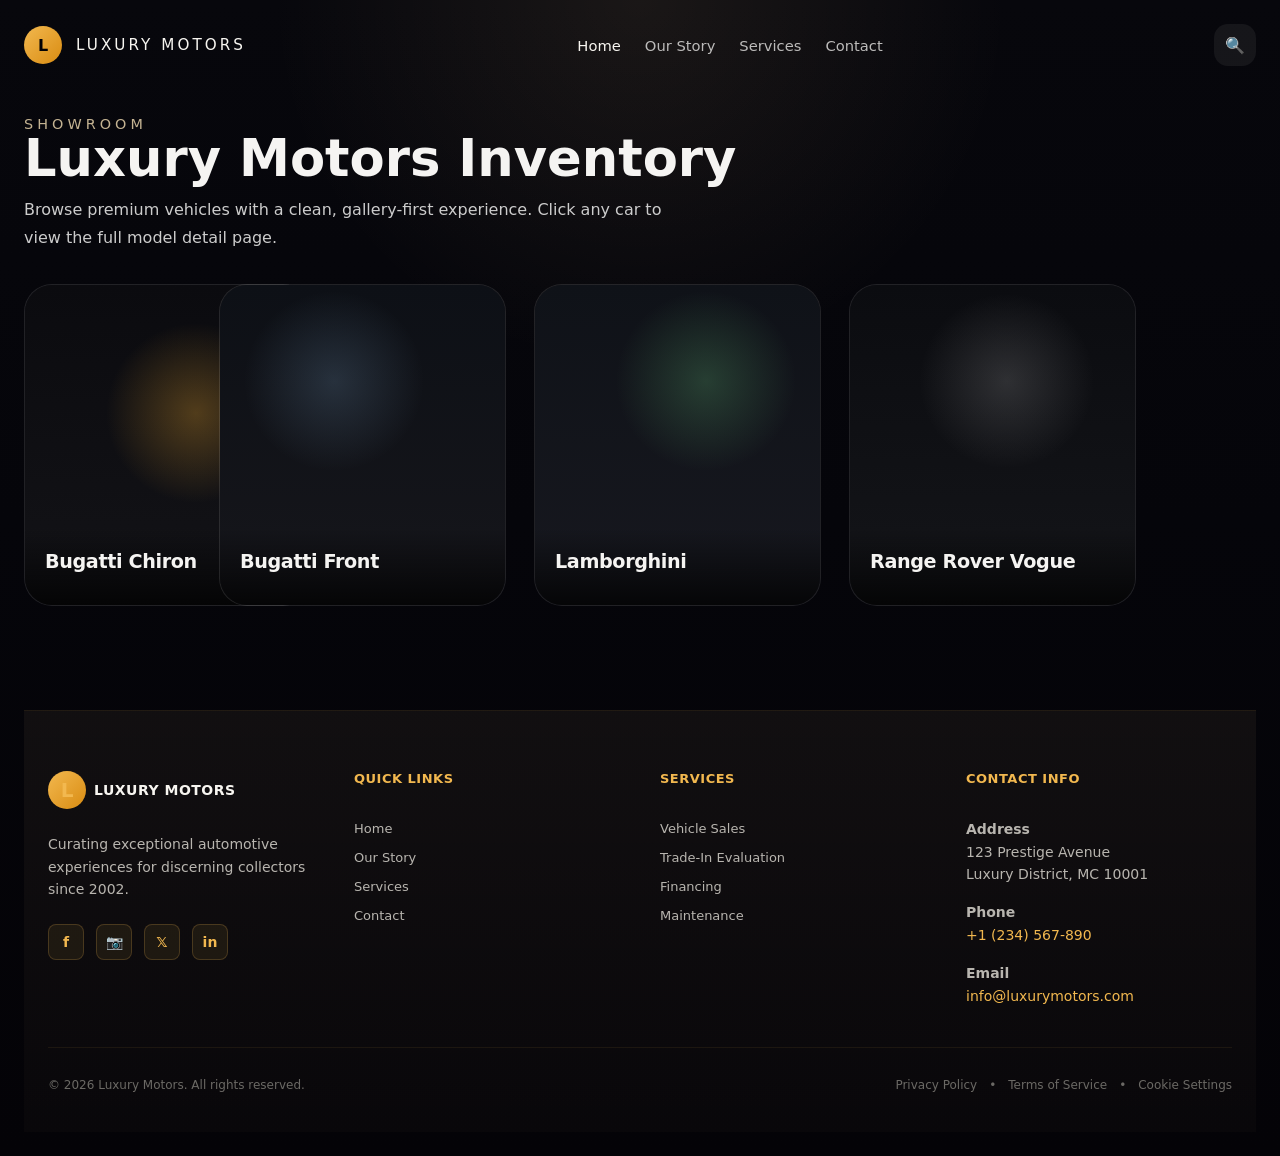
<file: index.html>
<!DOCTYPE html>
<html lang="en">
<head>
  <meta charset="UTF-8">
  <meta name="viewport" content="width=device-width, initial-scale=1.0">
  <title>Luxury Motors Showroom</title>
  <link rel="stylesheet" href="styles.css">
</head>
<body>
  <div class="page-shell">
    <header class="topbar">
      <div class="brand">
        <span class="logo-symbol">L</span>
        <span class="logo-text">Luxury Motors</span>
      </div>
      <nav class="main-nav" id="mainNav">
        <a href="index.html" class="active">Home</a>
        <a href="story.html">Our Story</a>
        <a href="services.html">Services</a>
        <a href="contact.html">Contact</a>
      </nav>
      <div class="top-actions">
        <button class="icon-button search-btn" aria-label="Search">🔍</button>
        <button class="icon-button menu-btn" aria-label="Menu">☰</button>
      </div>
    </header>

    <main>
      <section class="cards-page">
        <div class="page-header">
          <div>
            <span class="eyebrow">SHOWROOM</span>
            <h1 id="pageTitle">Luxury Motors Inventory</h1>
            <p id="pageSubtitle">Browse premium vehicles with a clean, gallery-first experience. Click any car to view the full model detail page.</p>
          </div>
        </div>

        <div class="cards-grid" id="heroCards"></div>
      </section>
    </main>

    <footer class="site-footer">
      <div class="footer-content">
        <div class="footer-section">
          <div class="brand">
            <span class="logo-symbol">L</span>
            <span class="logo-text">Luxury Motors</span>
          </div>
          <p>Curating exceptional automotive experiences for discerning collectors since 2002.</p>
          <div class="social-links">
            <a href="#" title="Facebook">f</a>
            <a href="#" title="Instagram">📷</a>
            <a href="#" title="Twitter">𝕏</a>
            <a href="#" title="LinkedIn">in</a>
          </div>
        </div>
        <div class="footer-section">
          <h4>Quick Links</h4>
          <ul>
            <li><a href="index.html">Home</a></li>
            <li><a href="story.html">Our Story</a></li>
            <li><a href="services.html">Services</a></li>
            <li><a href="contact.html">Contact</a></li>
          </ul>
        </div>
        <div class="footer-section">
          <h4>Services</h4>
          <ul>
            <li><a href="services.html">Vehicle Sales</a></li>
            <li><a href="services.html">Trade-In Evaluation</a></li>
            <li><a href="services.html">Financing</a></li>
            <li><a href="services.html">Maintenance</a></li>
          </ul>
        </div>
        <div class="footer-section">
          <h4>Contact Info</h4>
          <p>
            <strong>Address</strong><br>
            123 Prestige Avenue<br>
            Luxury District, MC 10001
          </p>
          <p>
            <strong>Phone</strong><br>
            <a href="tel:+1234567890">+1 (234) 567-890</a>
          </p>
          <p>
            <strong>Email</strong><br>
            <a href="mailto:info@luxurymotors.com">info@luxurymotors.com</a>
          </p>
        </div>
      </div>
      <div class="footer-bottom">
        <p>&copy; 2026 Luxury Motors. All rights reserved.</p>
        <div class="legal-links">
          <a href="#">Privacy Policy</a>
          <span>•</span>
          <a href="#">Terms of Service</a>
          <span>•</span>
          <a href="#">Cookie Settings</a>
        </div>
      </div>
    </footer>
  </div>

  <script src="cars.js"></script>
  <script src="script.js"></script>
  <script src="nav.js"></script>
</body>
</html>
</file>
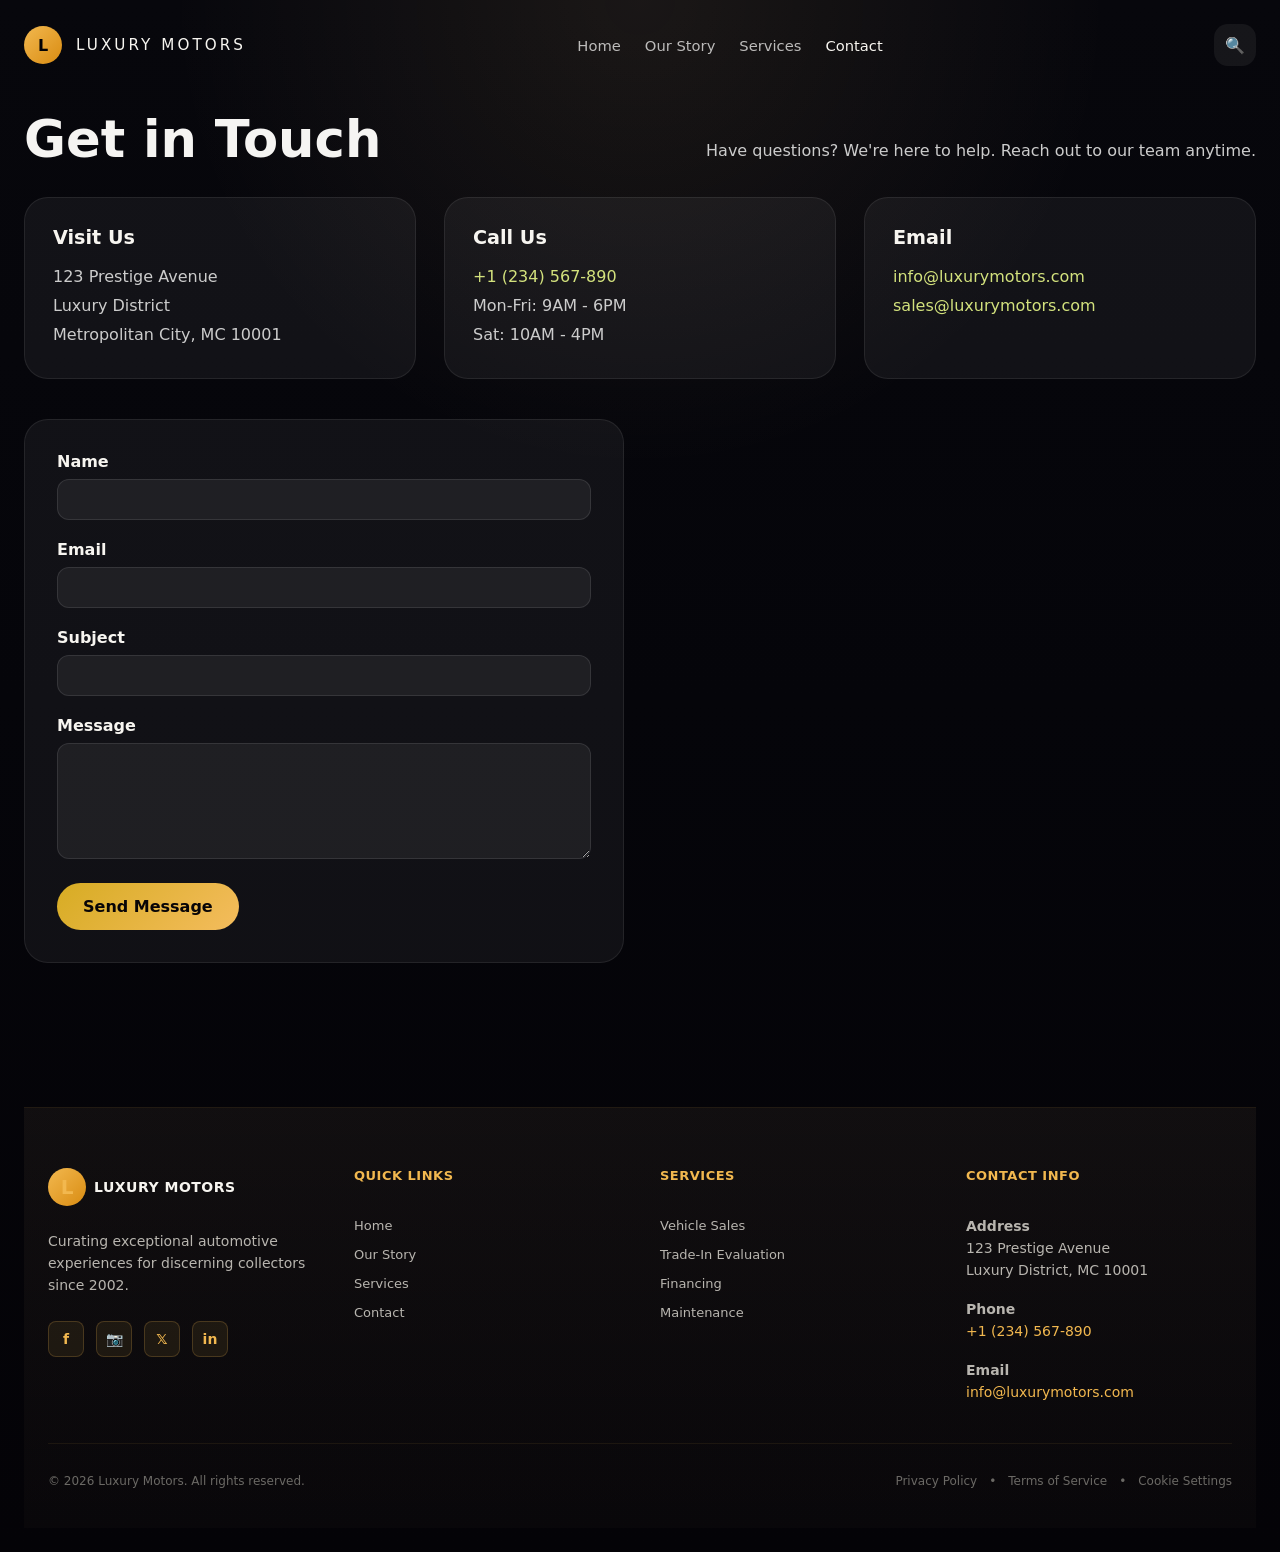
<file: contact.html>
<!DOCTYPE html>
<html lang="en">
<head>
  <meta charset="UTF-8">
  <meta name="viewport" content="width=device-width, initial-scale=1.0">
  <title>Contact - Luxury Motors</title>
  <link rel="stylesheet" href="styles.css">
</head>
<body>
  <div class="page-shell">
    <header class="topbar">
      <div class="brand">
        <span class="logo-symbol">L</span>
        <span class="logo-text">Luxury Motors</span>
      </div>
      <nav class="main-nav" id="mainNav">
        <a href="index.html">Home</a>
        <a href="story.html">Our Story</a>
        <a href="services.html">Services</a>
        <a href="contact.html" class="active">Contact</a>
      </nav>
      <div class="top-actions">
        <button class="icon-button search-btn" aria-label="Search">🔍</button>
        <button class="icon-button menu-btn" aria-label="Menu">☰</button>
      </div>
    </header>

    <main>
      <section class="content-page">
        <div class="page-header">
          <h1>Get in Touch</h1>
          <p>Have questions? We're here to help. Reach out to our team anytime.</p>
        </div>

        <div class="contact-grid">
          <div class="contact-info">
            <h3>Visit Us</h3>
            <p>123 Prestige Avenue<br>Luxury District<br>Metropolitan City, MC 10001</p>
          </div>
          <div class="contact-info">
            <h3>Call Us</h3>
            <p><a href="tel:+1234567890">+1 (234) 567-890</a><br>Mon-Fri: 9AM - 6PM<br>Sat: 10AM - 4PM</p>
          </div>
          <div class="contact-info">
            <h3>Email</h3>
            <p><a href="mailto:info@luxurymotors.com">info@luxurymotors.com</a><br><a href="mailto:sales@luxurymotors.com">sales@luxurymotors.com</a></p>
          </div>
        </div>

        <form class="contact-form">
          <div class="form-group">
            <label for="name">Name</label>
            <input type="text" id="name" required>
          </div>
          <div class="form-group">
            <label for="email">Email</label>
            <input type="email" id="email" required>
          </div>
          <div class="form-group">
            <label for="subject">Subject</label>
            <input type="text" id="subject" required>
          </div>
          <div class="form-group">
            <label for="message">Message</label>
            <textarea id="message" rows="6" required></textarea>
          </div>
          <button type="submit" class="btn btn-primary">Send Message</button>
        </form>
      </section>
    </main>

    <footer class="site-footer">
      <div class="footer-content">
        <div class="footer-section">
          <div class="brand">
            <span class="logo-symbol">L</span>
            <span class="logo-text">Luxury Motors</span>
          </div>
          <p>Curating exceptional automotive experiences for discerning collectors since 2002.</p>
          <div class="social-links">
            <a href="#" title="Facebook">f</a>
            <a href="#" title="Instagram">📷</a>
            <a href="#" title="Twitter">𝕏</a>
            <a href="#" title="LinkedIn">in</a>
          </div>
        </div>
        <div class="footer-section">
          <h4>Quick Links</h4>
          <ul>
            <li><a href="index.html">Home</a></li>
            <li><a href="story.html">Our Story</a></li>
            <li><a href="services.html">Services</a></li>
            <li><a href="contact.html">Contact</a></li>
          </ul>
        </div>
        <div class="footer-section">
          <h4>Services</h4>
          <ul>
            <li><a href="services.html">Vehicle Sales</a></li>
            <li><a href="services.html">Trade-In Evaluation</a></li>
            <li><a href="services.html">Financing</a></li>
            <li><a href="services.html">Maintenance</a></li>
          </ul>
        </div>
        <div class="footer-section">
          <h4>Contact Info</h4>
          <p>
            <strong>Address</strong><br>
            123 Prestige Avenue<br>
            Luxury District, MC 10001
          </p>
          <p>
            <strong>Phone</strong><br>
            <a href="tel:+1234567890">+1 (234) 567-890</a>
          </p>
          <p>
            <strong>Email</strong><br>
            <a href="mailto:info@luxurymotors.com">info@luxurymotors.com</a>
          </p>
        </div>
      </div>
      <div class="footer-bottom">
        <p>&copy; 2026 Luxury Motors. All rights reserved.</p>
        <div class="legal-links">
          <a href="#">Privacy Policy</a>
          <span>•</span>
          <a href="#">Terms of Service</a>
          <span>•</span>
          <a href="#">Cookie Settings</a>
        </div>
      </div>
    </footer>
  </div>

  <script src="nav.js"></script>
</body>
</html>
</file>
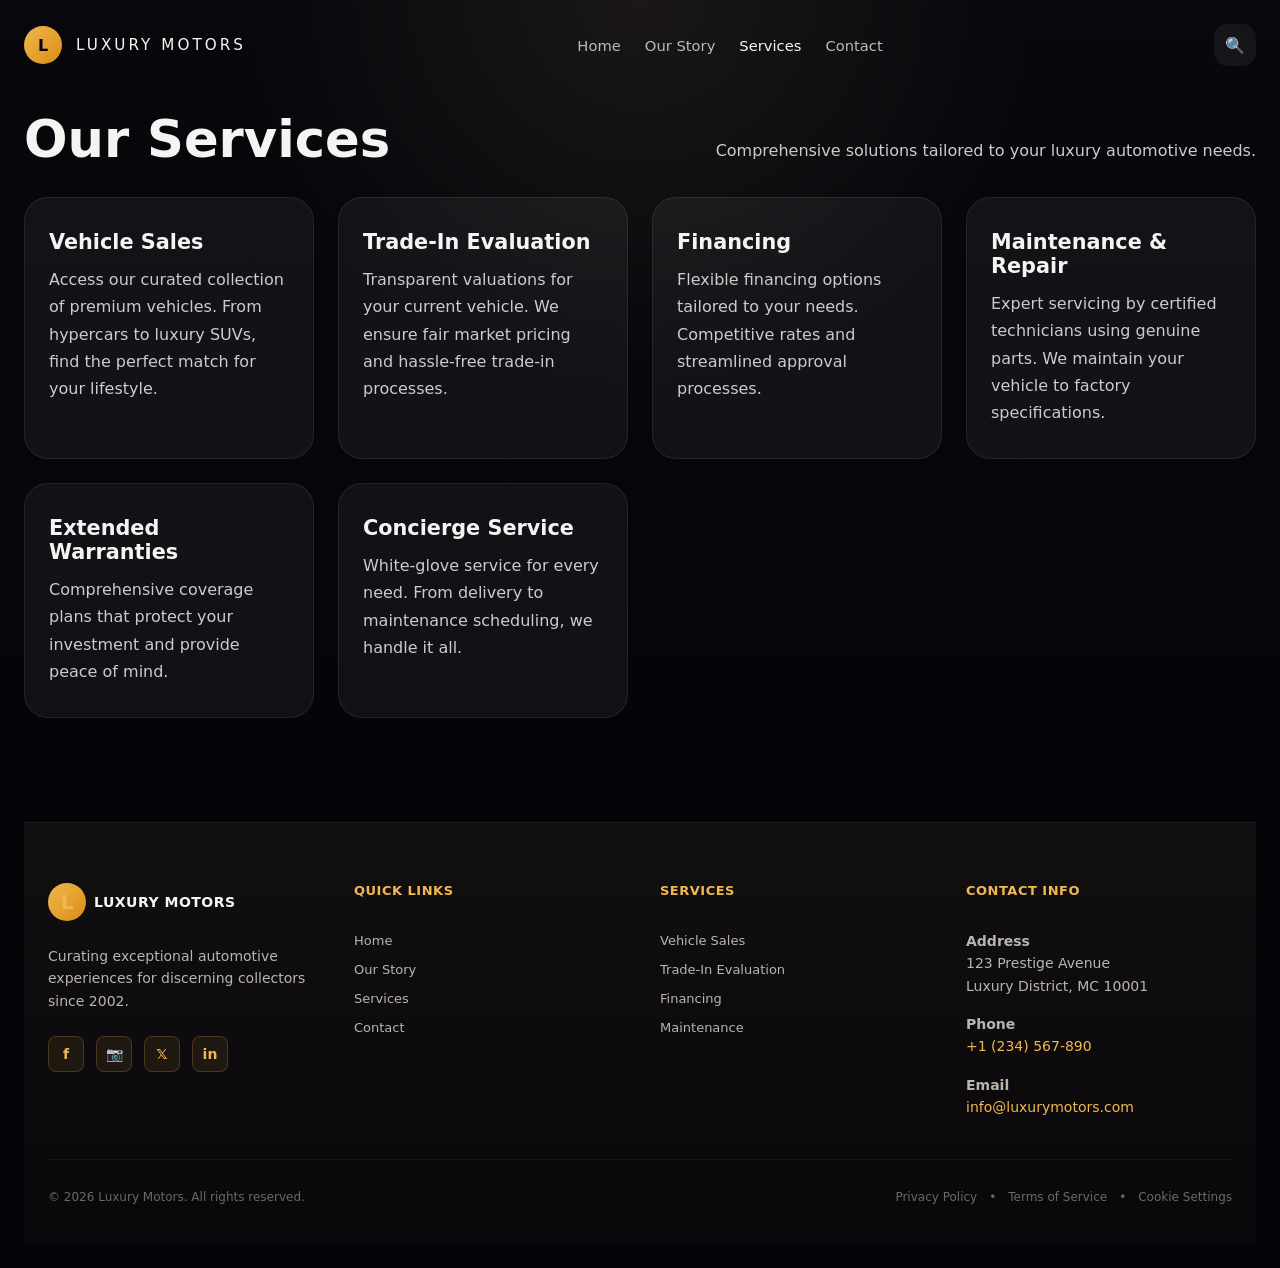
<file: services.html>
<!DOCTYPE html>
<html lang="en">
<head>
  <meta charset="UTF-8">
  <meta name="viewport" content="width=device-width, initial-scale=1.0">
  <title>Services - Luxury Motors</title>
  <link rel="stylesheet" href="styles.css">
</head>
<body>
  <div class="page-shell">
    <header class="topbar">
      <div class="brand">
        <span class="logo-symbol">L</span>
        <span class="logo-text">Luxury Motors</span>
      </div>
      <nav class="main-nav" id="mainNav">
        <a href="index.html">Home</a>
        <a href="story.html">Our Story</a>
        <a href="services.html" class="active">Services</a>
        <a href="contact.html">Contact</a>
      </nav>
      <div class="top-actions">
        <button class="icon-button search-btn" aria-label="Search">🔍</button>
        <button class="icon-button menu-btn" aria-label="Menu">☰</button>
      </div>
    </header>

    <main>
      <section class="content-page">
        <div class="page-header">
          <h1>Our Services</h1>
          <p>Comprehensive solutions tailored to your luxury automotive needs.</p>
        </div>

        <div class="services-grid">
          <div class="service-card">
            <h3>Vehicle Sales</h3>
            <p>Access our curated collection of premium vehicles. From hypercars to luxury SUVs, find the perfect match for your lifestyle.</p>
          </div>
          <div class="service-card">
            <h3>Trade-In Evaluation</h3>
            <p>Transparent valuations for your current vehicle. We ensure fair market pricing and hassle-free trade-in processes.</p>
          </div>
          <div class="service-card">
            <h3>Financing</h3>
            <p>Flexible financing options tailored to your needs. Competitive rates and streamlined approval processes.</p>
          </div>
          <div class="service-card">
            <h3>Maintenance & Repair</h3>
            <p>Expert servicing by certified technicians using genuine parts. We maintain your vehicle to factory specifications.</p>
          </div>
          <div class="service-card">
            <h3>Extended Warranties</h3>
            <p>Comprehensive coverage plans that protect your investment and provide peace of mind.</p>
          </div>
          <div class="service-card">
            <h3>Concierge Service</h3>
            <p>White-glove service for every need. From delivery to maintenance scheduling, we handle it all.</p>
          </div>
        </div>
      </section>
    </main>

    <footer class="site-footer">
      <div class="footer-content">
        <div class="footer-section">
          <div class="brand">
            <span class="logo-symbol">L</span>
            <span class="logo-text">Luxury Motors</span>
          </div>
          <p>Curating exceptional automotive experiences for discerning collectors since 2002.</p>
          <div class="social-links">
            <a href="#" title="Facebook">f</a>
            <a href="#" title="Instagram">📷</a>
            <a href="#" title="Twitter">𝕏</a>
            <a href="#" title="LinkedIn">in</a>
          </div>
        </div>
        <div class="footer-section">
          <h4>Quick Links</h4>
          <ul>
            <li><a href="index.html">Home</a></li>
            <li><a href="story.html">Our Story</a></li>
            <li><a href="services.html">Services</a></li>
            <li><a href="contact.html">Contact</a></li>
          </ul>
        </div>
        <div class="footer-section">
          <h4>Services</h4>
          <ul>
            <li><a href="services.html">Vehicle Sales</a></li>
            <li><a href="services.html">Trade-In Evaluation</a></li>
            <li><a href="services.html">Financing</a></li>
            <li><a href="services.html">Maintenance</a></li>
          </ul>
        </div>
        <div class="footer-section">
          <h4>Contact Info</h4>
          <p>
            <strong>Address</strong><br>
            123 Prestige Avenue<br>
            Luxury District, MC 10001
          </p>
          <p>
            <strong>Phone</strong><br>
            <a href="tel:+1234567890">+1 (234) 567-890</a>
          </p>
          <p>
            <strong>Email</strong><br>
            <a href="mailto:info@luxurymotors.com">info@luxurymotors.com</a>
          </p>
        </div>
      </div>
      <div class="footer-bottom">
        <p>&copy; 2026 Luxury Motors. All rights reserved.</p>
        <div class="legal-links">
          <a href="#">Privacy Policy</a>
          <span>•</span>
          <a href="#">Terms of Service</a>
          <span>•</span>
          <a href="#">Cookie Settings</a>
        </div>
      </div>
    </footer>
  </div>

  <script src="nav.js"></script>
</body>
</html>
</file>
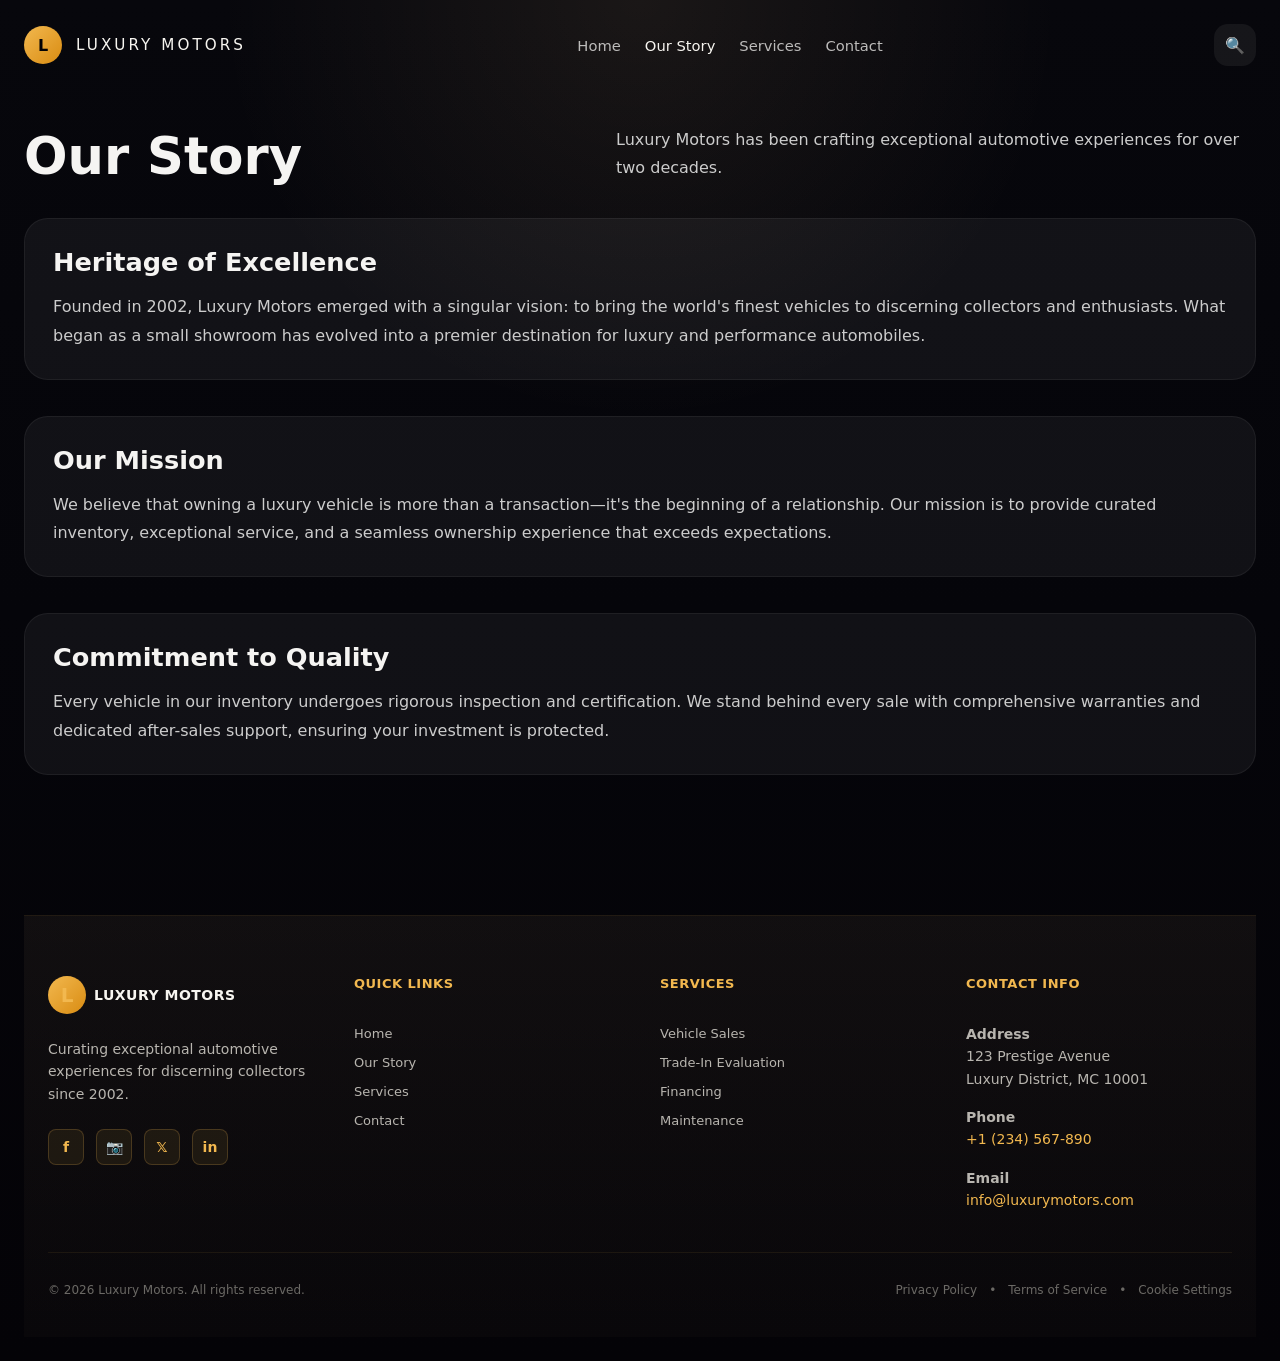
<file: story.html>
<!DOCTYPE html>
<html lang="en">
<head>
  <meta charset="UTF-8">
  <meta name="viewport" content="width=device-width, initial-scale=1.0">
  <title>Our Story - Luxury Motors</title>
  <link rel="stylesheet" href="styles.css">
</head>
<body>
  <div class="page-shell">
    <header class="topbar">
      <div class="brand">
        <span class="logo-symbol">L</span>
        <span class="logo-text">Luxury Motors</span>
      </div>
      <nav class="main-nav" id="mainNav">
        <a href="index.html">Home</a>
        <a href="story.html" class="active">Our Story</a>
        <a href="services.html">Services</a>
        <a href="contact.html">Contact</a>
      </nav>
      <div class="top-actions">
        <button class="icon-button search-btn" aria-label="Search">🔍</button>
        <button class="icon-button menu-btn" aria-label="Menu">☰</button>
      </div>
    </header>

    <main>
      <section class="content-page">
        <div class="page-header">
          <h1>Our Story</h1>
          <p>Luxury Motors has been crafting exceptional automotive experiences for over two decades.</p>
        </div>

        <div class="content-block">
          <h2>Heritage of Excellence</h2>
          <p>Founded in 2002, Luxury Motors emerged with a singular vision: to bring the world's finest vehicles to discerning collectors and enthusiasts. What began as a small showroom has evolved into a premier destination for luxury and performance automobiles.</p>
        </div>

        <div class="content-block">
          <h2>Our Mission</h2>
          <p>We believe that owning a luxury vehicle is more than a transaction—it's the beginning of a relationship. Our mission is to provide curated inventory, exceptional service, and a seamless ownership experience that exceeds expectations.</p>
        </div>

        <div class="content-block">
          <h2>Commitment to Quality</h2>
          <p>Every vehicle in our inventory undergoes rigorous inspection and certification. We stand behind every sale with comprehensive warranties and dedicated after-sales support, ensuring your investment is protected.</p>
        </div>
      </section>
    </main>

    <footer class="site-footer">
      <div class="footer-content">
        <div class="footer-section">
          <div class="brand">
            <span class="logo-symbol">L</span>
            <span class="logo-text">Luxury Motors</span>
          </div>
          <p>Curating exceptional automotive experiences for discerning collectors since 2002.</p>
          <div class="social-links">
            <a href="#" title="Facebook">f</a>
            <a href="#" title="Instagram">📷</a>
            <a href="#" title="Twitter">𝕏</a>
            <a href="#" title="LinkedIn">in</a>
          </div>
        </div>
        <div class="footer-section">
          <h4>Quick Links</h4>
          <ul>
            <li><a href="index.html">Home</a></li>
            <li><a href="story.html">Our Story</a></li>
            <li><a href="services.html">Services</a></li>
            <li><a href="contact.html">Contact</a></li>
          </ul>
        </div>
        <div class="footer-section">
          <h4>Services</h4>
          <ul>
            <li><a href="services.html">Vehicle Sales</a></li>
            <li><a href="services.html">Trade-In Evaluation</a></li>
            <li><a href="services.html">Financing</a></li>
            <li><a href="services.html">Maintenance</a></li>
          </ul>
        </div>
        <div class="footer-section">
          <h4>Contact Info</h4>
          <p>
            <strong>Address</strong><br>
            123 Prestige Avenue<br>
            Luxury District, MC 10001
          </p>
          <p>
            <strong>Phone</strong><br>
            <a href="tel:+1234567890">+1 (234) 567-890</a>
          </p>
          <p>
            <strong>Email</strong><br>
            <a href="mailto:info@luxurymotors.com">info@luxurymotors.com</a>
          </p>
        </div>
      </div>
      <div class="footer-bottom">
        <p>&copy; 2026 Luxury Motors. All rights reserved.</p>
        <div class="legal-links">
          <a href="#">Privacy Policy</a>
          <span>•</span>
          <a href="#">Terms of Service</a>
          <span>•</span>
          <a href="#">Cookie Settings</a>
        </div>
      </div>
    </footer>
  </div>

  <script src="nav.js"></script>
</body>
</html>
</file>
<file: styles.css>
:root {
  color-scheme: dark;
  font-family: Inter, system-ui, -apple-system, BlinkMacSystemFont, "Segoe UI", sans-serif;
  background: #020205;
  color: #f5f4f2;
  font-size: 16px;
}

* {
  box-sizing: border-box;
}

body {
  margin: 0;
  min-height: 100vh;
  background: radial-gradient(circle at top, rgba(255, 210, 150, 0.08), transparent 28%),
    linear-gradient(180deg, #07070c 0%, #05050a 45%, #040307 100%);
}

.page-shell {
  padding: 24px;
  max-width: 1400px;
  margin: 0 auto;
}

.topbar {
  display: flex;
  align-items: center;
  justify-content: space-between;
  gap: 16px;
  padding-bottom: 24px;
  position: relative;
}

.brand {
  display: flex;
  align-items: center;
  gap: 14px;
}

.logo-symbol {
  display: inline-flex;
  width: 38px;
  height: 38px;
  align-items: center;
  justify-content: center;
  background: linear-gradient(135deg, #f2b84f, #d98c12);
  border-radius: 50%;
  font-weight: 700;
  color: #020205;
}

.logo-text {
  font-size: 0.95rem;
  letter-spacing: 0.2em;
  text-transform: uppercase;
  color: #f7f5f0;
}

.main-nav {
  display: flex;
  gap: 24px;
  flex-wrap: wrap;
}

.main-nav a {
  text-decoration: none;
  color: #bcbbba;
  font-size: 0.92rem;
  transition: color 0.2s ease;
}

.main-nav a.active,
.main-nav a:hover {
  color: #f7f5f0;
}

@media (max-width: 720px) {
  .main-nav {
    position: absolute;
    top: 60px;
    left: 0;
    right: 0;
    flex-direction: column;
    gap: 0;
    background: rgba(8, 8, 12, 0.95);
    border-bottom: 1px solid rgba(255, 255, 255, 0.08);
    padding: 16px 24px;
    max-height: 0;
    overflow: hidden;
    transition: max-height 0.3s ease;
  }

  .main-nav.mobile-open {
    max-height: 300px;
  }

  .main-nav a {
    padding: 12px 0;
    display: block;
  }
}

.top-actions {
  display: flex;
  gap: 10px;
}

.icon-button,
.text-button,
.btn {
  border: none;
  cursor: pointer;
  font: inherit;
}

.icon-button {
  width: 42px;
  height: 42px;
  background: rgba(255, 255, 255, 0.06);
  border-radius: 14px;
  color: #f7f5f0;
}

.menu-btn {
  display: none;
}

@media (max-width: 720px) {
  .menu-btn {
    display: inline-flex;
  }

  .topbar {
    position: relative;
  }
}

.showcase-section {
  min-height: 88vh;
  padding: 24px 0 32px;
}

.cards-page {
  padding: 24px 0;
}

.page-header {
  display: flex;
  justify-content: space-between;
  align-items: flex-end;
  gap: 24px;
  margin-bottom: 32px;
}

.page-header h1 {
  margin: 0;
  font-size: clamp(3rem, 4vw, 4.6rem);
  line-height: 1;
}

.page-header p {
  margin: 12px 0 0;
  max-width: 640px;
  color: #ccc;
  line-height: 1.75;
}

.cards-grid {
  display: grid;
  grid-template-columns: repeat(auto-fit, minmax(280px, 1fr));
  gap: 28px;
}

.car-card {
  position: relative;
  overflow: visible;
  border-radius: 32px;
  min-height: 420px;
  background: rgba(12, 12, 18, 0.96);
  border: 2px solid rgba(255, 255, 255, 0.08);
  cursor: pointer;
  transition: transform 0.3s ease, box-shadow 0.3s ease, border-color 0.3s ease, filter 0.3s ease;
}

.car-card::before {
  content: '';
  position: absolute;
  top: -10px;
  left: -10px;
  right: -10px;
  bottom: -10px;
  border-radius: 56px;
  border: 3px solid transparent;
  border-image: conic-gradient(
    from 0deg,
    rgba(242, 184, 79, 1),
    rgba(242, 184, 79, 0.85),
    rgba(242, 184, 79, 0.6),
    rgba(242, 184, 79, 0.35),
    rgba(242, 184, 79, 0.2),
    rgba(242, 184, 79, 1)
  ) 1 round;
  z-index: -1;
  opacity: 1;
  animation: rotateGlow 5s linear infinite;
  filter: blur(0.75px);
}

.car-card:hover::before {
  filter: blur(1.5px);
  transform: scale(1.02) rotate(0deg);
}

.car-card.selected::before {
  transform: scale(1.01);
}


@keyframes rotateGlow {
  0% {
    transform: rotate(0deg);
  }
  100% {
    transform: rotate(360deg);
  }
}

.car-card:hover {
  transform: translateY(-12px);
  border-color: rgba(255, 255, 255, 0.18);
  box-shadow: 0 30px 80px rgba(0, 0, 0, 0.26);
}

.car-card.selected {
  border-color: rgba(242, 184, 79, 0.6);
  box-shadow: 0 30px 80px rgba(0, 0, 0, 0.26);
}

.card-image {
  min-height: 320px;
  background-size: cover;
  background-position: center;
}

.card-copy {
  position: absolute;
  bottom: 0;
  left: 0;
  right: 0;
  padding: 28px 24px;
  background: linear-gradient(180deg, rgba(0, 0, 0, 0.02) 0%, rgba(0, 0, 0, 0.8) 100%);
}

.card-copy h3 {
  margin: 0;
  font-size: 1.6rem;
  font-weight: 700;
  letter-spacing: -0.02em;
}

.detail-hero {
  display: grid;
  grid-template-columns: 1.1fr 0.9fr;
  gap: 40px;
  align-items: center;
  margin-top: 40px;
}

.detail-hero-content {
  display: grid;
  gap: 26px;
}

.detail-hero-image {
  min-height: 500px;
  border-radius: 32px;
  background-size: cover;
  background-position: center;
  box-shadow: inset 0 0 120px rgba(0, 0, 0, 0.35);
}

.price-row {
  display: flex;
  flex-wrap: wrap;
  gap: 16px;
  align-items: center;
}

.price-row .year-chip {
  display: inline-flex;
  padding: 8px 14px;
  border-radius: 999px;
  background: rgba(67, 212, 85, 0.12);
  color: #a9ff85;
  font-weight: 600;
}

.detail-info {
  display: grid;
  grid-template-columns: 1.2fr 0.8fr;
  gap: 32px;
  margin-top: 40px;
}

.spec-grid {
  display: grid;
  grid-template-columns: repeat(3, minmax(0, 1fr));
  gap: 18px;
}

.spec-grid div {
  padding: 22px;
  background: rgba(255, 255, 255, 0.05);
  border-radius: 24px;
}

.spec-grid span {
  display: block;
  color: #c1c0bb;
  margin-bottom: 10px;
}

.spec-grid strong {
  display: block;
  font-size: 1.1rem;
}

.feature-panel {
  display: grid;
  gap: 18px;
  padding: 28px;
  background: rgba(255, 255, 255, 0.05);
  border-radius: 32px;
}

.feature-panel h2 {
  margin: 0;
  font-size: 1.35rem;
}

.feature-list {
  list-style: none;
  margin: 0;
  padding: 0;
  display: grid;
  gap: 12px;
}

.feature-list li {
  display: flex;
  align-items: center;
  gap: 12px;
  padding: 12px 0;
  border-bottom: 1px solid rgba(255, 255, 255, 0.06);
}

.feature-list li:last-child {
  border-bottom: none;
}

.feature-list li::before {
  content: '✓';
  color: #aaf075;
  font-weight: 700;
}

.gallery-grid {
  display: grid;
  grid-template-columns: repeat(3, minmax(0, 1fr));
  gap: 18px;
  margin-top: 24px;
}

.gallery-image {
  min-height: 150px;
  border-radius: 24px;
  background-size: cover;
  background-position: center;
}

.hero-image-1 {
  background-image: radial-gradient(circle at 20% 25%, rgba(255, 187, 70, 0.14), transparent 30%),
    linear-gradient(180deg, #111 0%, #050507 100%);
}

.hero-image-2 {
  background-image: radial-gradient(circle at 30% 30%, rgba(115, 185, 255, 0.18), transparent 28%),
    linear-gradient(180deg, #111 0%, #050507 100%);
}

.hero-image-3 {
  background-image: radial-gradient(circle at 25% 20%, rgba(115, 255, 130, 0.18), transparent 28%),
    linear-gradient(180deg, #111 0%, #050507 100%);
}

.hero-image-4 {
  background-image: radial-gradient(circle at 35% 20%, rgba(255, 130, 120, 0.18), transparent 28%),
    linear-gradient(180deg, #111 0%, #050507 100%);
}

@media (max-width: 1100px) {
  .detail-hero,
  .detail-info {
    grid-template-columns: 1fr;
  }
}

@media (max-width: 720px) {
  .page-shell {
    padding: 18px;
  }

  .page-header {
    flex-direction: column;
    align-items: flex-start;
  }

  .cards-grid {
    grid-template-columns: 1fr;
  }
}

/* Content Pages */
.content-page {
  padding: 24px 0;
}

.content-block {
  margin: 36px 0;
  padding: 28px;
  background: rgba(255, 255, 255, 0.05);
  border-radius: 24px;
  border: 1px solid rgba(255, 255, 255, 0.06);
}

.content-block h2 {
  margin: 0 0 16px;
  font-size: 1.6rem;
}

.content-block p {
  margin: 0;
  color: #ccc;
  line-height: 1.8;
}

/* Services Grid */
.services-grid {
  display: grid;
  grid-template-columns: repeat(auto-fit, minmax(280px, 1fr));
  gap: 24px;
  margin-top: 32px;
}

.service-card {
  padding: 32px 24px;
  background: rgba(255, 255, 255, 0.05);
  border-radius: 24px;
  border: 1px solid rgba(255, 255, 255, 0.08);
  transition: transform 0.3s ease, box-shadow 0.3s ease;
}

.service-card:hover {
  transform: translateY(-8px);
  box-shadow: 0 20px 60px rgba(0, 0, 0, 0.2);
}

.service-card h3 {
  margin: 0 0 12px;
  font-size: 1.3rem;
}

.service-card p {
  margin: 0;
  color: #ccc;
  line-height: 1.7;
}

/* Contact Page */
.contact-grid {
  display: grid;
  grid-template-columns: repeat(auto-fit, minmax(240px, 1fr));
  gap: 28px;
  margin: 32px 0;
}

.contact-info {
  padding: 28px;
  background: rgba(255, 255, 255, 0.05);
  border-radius: 24px;
  border: 1px solid rgba(255, 255, 255, 0.08);
}

.contact-info h3 {
  margin: 0 0 14px;
  font-size: 1.2rem;
  color: #f7f5f0;
}

.contact-info p {
  margin: 0;
  color: #ccc;
  line-height: 1.8;
}

.contact-info a {
  color: #d3e27d;
  text-decoration: none;
  transition: color 0.2s ease;
}

.contact-info a:hover {
  color: #f2d079;
}

/* Contact Form */
.contact-form {
  max-width: 600px;
  margin: 40px 0;
  padding: 32px;
  background: rgba(255, 255, 255, 0.05);
  border-radius: 24px;
  border: 1px solid rgba(255, 255, 255, 0.08);
}

.form-group {
  margin-bottom: 20px;
}

.form-group label {
  display: block;
  margin-bottom: 8px;
  font-weight: 600;
  color: #f7f5f0;
}

.form-group input,
.form-group textarea {
  width: 100%;
  padding: 12px 16px;
  background: rgba(255, 255, 255, 0.06);
  border: 1px solid rgba(255, 255, 255, 0.1);
  border-radius: 12px;
  color: #f7f5f0;
  font-family: inherit;
  transition: border-color 0.2s ease;
}

.form-group input:focus,
.form-group textarea:focus {
  outline: none;
  border-color: rgba(242, 184, 79, 0.4);
}

.form-group textarea {
  resize: vertical;
}


.cards-stack::-webkit-scrollbar {
  height: 10px;
}

.cards-stack::-webkit-scrollbar-thumb {
  background: rgba(255, 255, 255, 0.14);
  border-radius: 999px;
}

.car-card {
  position: relative;
  flex: 0 0 auto;
  width: min(420px, 100%);
  min-height: 470px;
  overflow: hidden;
  border-radius: 32px;
  background: rgba(20, 20, 25, 0.95);
  border: 1px solid rgba(255, 255, 255, 0.1);
  transition: transform 0.35s ease, border-color 0.35s ease, box-shadow 0.35s ease, filter 0.35s ease;
  margin-left: -120px;
  scroll-snap-align: center;
}

.car-card:first-child {
  margin-left: 0;
}

.car-card:hover,
.car-card.selected {
  transform: translateY(-22px) scale(1.02);
  border-color: rgba(255, 255, 255, 0.22);
  box-shadow: 0 32px 80px rgba(0, 0, 0, 0.28);
}

.card-order-1 {
  z-index: 4;
}

.card-order-2 {
  z-index: 3;
}

.card-order-3 {
  z-index: 2;
}

.card-order-4 {
  z-index: 1;
}

.card-copy {
  position: absolute;
  bottom: 0;
  left: 0;
  right: 0;
  padding: 28px 30px;
  background: linear-gradient(180deg, rgba(0, 0, 0, 0.02) 0%, rgba(0, 0, 0, 0.78) 100%);
}

.card-copy h3 {
  margin: 0 0 10px;
  font-size: 1.3rem;
}

.detail-panel {
  margin-top: 64px;
  padding: 42px;
  border-radius: 34px;
  backdrop-filter: blur(24px);
  background: rgba(8, 8, 12, 0.82);
  border: 1px solid rgba(255, 255, 255, 0.08);
  box-shadow: 0 30px 90px rgba(0, 0, 0, 0.22);
}

.hero-header {
  display: grid;
  gap: 14px;
}

.eyebrow {
  font-size: 0.9rem;
  text-transform: uppercase;
  letter-spacing: 0.28em;
  color: #c4b392;
}

.hero-header h1 {
  margin: 0;
  font-size: clamp(3rem, 4vw, 4.4rem);
  letter-spacing: -0.05em;
}

.hero-subtitle {
  margin: 0;
  color: #faca3f;
  font-weight: 600;
}

.stats-row {
  display: grid;
  grid-template-columns: repeat(3, minmax(0, 1fr));
  gap: 18px;
}

.stats-row div {
  padding: 18px;
  background: rgba(255, 255, 255, 0.04);
  border: 1px solid rgba(255, 255, 255, 0.07);
  border-radius: 24px;
}

.stats-row strong {
  display: block;
  font-size: 1.2rem;
  margin-bottom: 6px;
}

.stats-row span {
  color: #b8b6b5;
  font-size: 0.92rem;
}

.btn {
  border-radius: 999px;
  padding: 14px 26px;
  font-weight: 600;
}

.btn-primary {
  background: linear-gradient(135deg, #d7ac23, #f4bc5d);
  color: #080507;
}

.btn-secondary {
  background: rgba(255, 255, 255, 0.08);
  color: #f6f3ee;
}

.hero-cards {
  display: grid;
  grid-template-columns: repeat(1, minmax(0, 1fr));
  gap: 22px;
}

.car-card {
  position: relative;
  overflow: hidden;
  border-radius: 28px;
  min-height: 220px;
  background: rgba(255, 255, 255, 0.04);
  border: 1px solid rgba(255, 255, 255, 0.08);
  transition: transform 0.3s ease, border-color 0.3s ease;
}

.car-card:hover,
.car-card.selected {
  transform: translateY(-10px);
  border-color: rgba(255, 255, 255, 0.16);
}

.card-index {
  position: absolute;
  top: 18px;
  left: 18px;
  z-index: 1;
  background: rgba(0, 0, 0, 0.38);
  padding: 8px 12px;
  border-radius: 999px;
  font-size: 0.85rem;
  letter-spacing: 0.12em;
}

.card-image {
  min-height: 320px;
  background-size: cover;
  background-position: center;
}

.card-image-1 {
  background-image: radial-gradient(circle at 60% 40%, rgba(255, 180, 50, 0.28), transparent 35%),
    linear-gradient(180deg, #0b0b0f 0%, #131317 100%);
}

.card-image-2 {
  background-image: radial-gradient(circle at 40% 30%, rgba(160, 210, 255, 0.16), transparent 32%),
    linear-gradient(180deg, #0d1016 0%, #16161b 100%);
}

.card-image-3 {
  background-image: radial-gradient(circle at 60% 30%, rgba(135, 255, 160, 0.18), transparent 32%),
    linear-gradient(180deg, #0f1218 0%, #17181f 100%);
}

.card-image-4 {
  background-image: radial-gradient(circle at 55% 30%, rgba(220, 220, 220, 0.16), transparent 32%),
    linear-gradient(180deg, #0b0c10 0%, #141519 100%);
}

.card-copy {
  padding: 20px;
}

.card-copy h3 {
  margin: 0 0 12px;
  font-size: 1.2rem;
}

.link-button {
  background: transparent;
  color: #f2d079;
  font-weight: 600;
  padding: 0;
}

.detail-panel {
  margin-top: 40px;
  padding: 32px;
  border-radius: 32px;
  backdrop-filter: blur(12px);
  background: rgba(10, 10, 14, 0.75);
  border: 1px solid rgba(255, 255, 255, 0.08);
}

.panel-top,
.panel-footer {
  display: flex;
  justify-content: space-between;
  align-items: center;
}

.panel-top {
  margin-bottom: 28px;
}

.panel-content {
  display: grid;
  grid-template-columns: 1.2fr 1fr;
  gap: 30px;
  align-items: center;
}

.detail-copy {
  display: grid;
  gap: 22px;
}

.detail-copy h2 {
  margin: 0;
  font-size: clamp(2.25rem, 4vw, 3.3rem);
}

.detail-subtitle {
  margin: 0;
  color: #f3c453;
  font-weight: 600;
}

.detail-copy p {
  margin: 0;
  max-width: 560px;
  line-height: 1.75;
  color: #cdc9c1;
}

.detail-stats {
  display: grid;
  grid-template-columns: repeat(3, minmax(0, 1fr));
  gap: 16px;
}

.detail-stats div {
  padding: 18px;
  background: rgba(255, 255, 255, 0.05);
  border-radius: 24px;
}

.detail-stats strong {
  display: block;
  font-size: 1.1rem;
}

.detail-stats span {
  color: #bbb8b0;
  font-size: 0.92rem;
}

.panel-actions {
  display: flex;
  gap: 14px;
  flex-wrap: wrap;
}

.detail-visual {
  min-height: 400px;
  border-radius: 34px;
  background: linear-gradient(135deg, rgba(255, 255, 255, 0.08), transparent 45%),
    radial-gradient(circle at 30% 30%, rgba(255, 200, 80, 0.25), transparent 25%),
    #0c0c10;
  position: relative;
  overflow: hidden;
}

.detail-visual::before {
  content: "";
  position: absolute;
  inset: 0;
  background-image: radial-gradient(circle at 70% 20%, rgba(250, 250, 250, 0.18), transparent 18%),
    radial-gradient(circle at 20% 80%, rgba(255, 120, 80, 0.15), transparent 22%);
}

.panel-footer {
  margin-top: 24px;
}

.text-button {
  color: #f6f2e8;
  background: transparent;
  font-size: 0.95rem;
  padding: 10px 0;
}

@media (max-width: 1100px) {
  .hero-grid,
  .panel-content {
    grid-template-columns: 1fr;
  }

  .detail-visual {
    min-height: 320px;
  }
}

@media (max-width: 720px) {
  .page-shell {
    padding: 18px;
  }

  .topbar {
    flex-wrap: wrap;
  }

  .hero-grid {
    gap: 18px;
  }

  .stats-row,
  .detail-stats {
    grid-template-columns: 1fr;
  }

  .car-card {
    min-height: 200px;
  }
}

/* ============================================================================
   FOOTER STYLES
   ============================================================================ */

.site-footer {
  background: linear-gradient(180deg, rgba(255, 210, 150, 0.05), rgba(255, 210, 150, 0.02));
  border-top: 1px solid rgba(242, 184, 79, 0.1);
  margin-top: 80px;
  padding: 60px 24px 40px;
}

.footer-content {
  display: grid;
  grid-template-columns: repeat(4, 1fr);
  gap: 40px;
  max-width: 1400px;
  margin: 0 auto 40px;
}

.footer-section {
  display: flex;
  flex-direction: column;
  gap: 16px;
}

.footer-section .brand {
  display: flex;
  align-items: center;
  gap: 8px;
  margin-bottom: 8px;
}

.footer-section .logo-symbol {
  font-size: 20px;
  font-weight: 700;
  color: #f2b84f;
}

.footer-section .logo-text {
  font-size: 14px;
  font-weight: 600;
  letter-spacing: 0.5px;
  text-transform: uppercase;
}

.footer-section p {
  font-size: 14px;
  line-height: 1.6;
  color: #b8b5af;
  margin: 0;
}

.footer-section h4 {
  font-size: 13px;
  font-weight: 600;
  letter-spacing: 0.5px;
  text-transform: uppercase;
  color: #f2b84f;
  margin: 0 0 16px 0;
}

.footer-section ul {
  list-style: none;
  padding: 0;
  margin: 0;
  display: flex;
  flex-direction: column;
  gap: 10px;
}

.footer-section ul li a {
  font-size: 13px;
  color: #b8b5af;
  text-decoration: none;
  transition: color 0.3s ease;
}

.footer-section ul li a:hover {
  color: #f2b84f;
}

.social-links {
  display: flex;
  gap: 12px;
  margin-top: 8px;
}

.social-links a {
  display: inline-flex;
  align-items: center;
  justify-content: center;
  width: 36px;
  height: 36px;
  background: rgba(242, 184, 79, 0.08);
  border: 1px solid rgba(242, 184, 79, 0.2);
  border-radius: 8px;
  color: #f2b84f;
  text-decoration: none;
  font-size: 14px;
  font-weight: 600;
  transition: all 0.3s ease;
}

.social-links a:hover {
  background: rgba(242, 184, 79, 0.15);
  border-color: rgba(242, 184, 79, 0.4);
  transform: translateY(-2px);
}

.footer-section p a {
  color: #f2b84f;
  text-decoration: none;
  transition: color 0.3s ease;
}

.footer-section p a:hover {
  color: #ffc956;
}

.footer-bottom {
  max-width: 1400px;
  margin: 0 auto;
  padding-top: 30px;
  border-top: 1px solid rgba(242, 184, 79, 0.08);
  display: flex;
  align-items: center;
  justify-content: space-between;
}

.footer-bottom p {
  font-size: 12px;
  color: #6b6965;
  margin: 0;
}

.legal-links {
  display: flex;
  align-items: center;
  gap: 12px;
  font-size: 12px;
}

.legal-links a {
  color: #6b6965;
  text-decoration: none;
  transition: color 0.3s ease;
}

.legal-links a:hover {
  color: #f2b84f;
}

.legal-links span {
  color: #6b6965;
}

@media (max-width: 1100px) {
  .footer-content {
    grid-template-columns: repeat(2, 1fr);
    gap: 30px;
  }

  .footer-bottom {
    flex-direction: column;
    gap: 16px;
    align-items: flex-start;
  }
}

@media (max-width: 720px) {
  .site-footer {
    margin-top: 60px;
    padding: 40px 24px 30px;
  }

  .footer-content {
    grid-template-columns: 1fr;
    gap: 24px;
  }

  .footer-bottom {
    flex-direction: column;
    gap: 12px;
    align-items: flex-start;
  }

  .legal-links {
    flex-direction: column;
    gap: 8px;
    align-items: flex-start;
  }

  .footer-section h4 {
    margin-bottom: 12px;
  }
}
</file>
